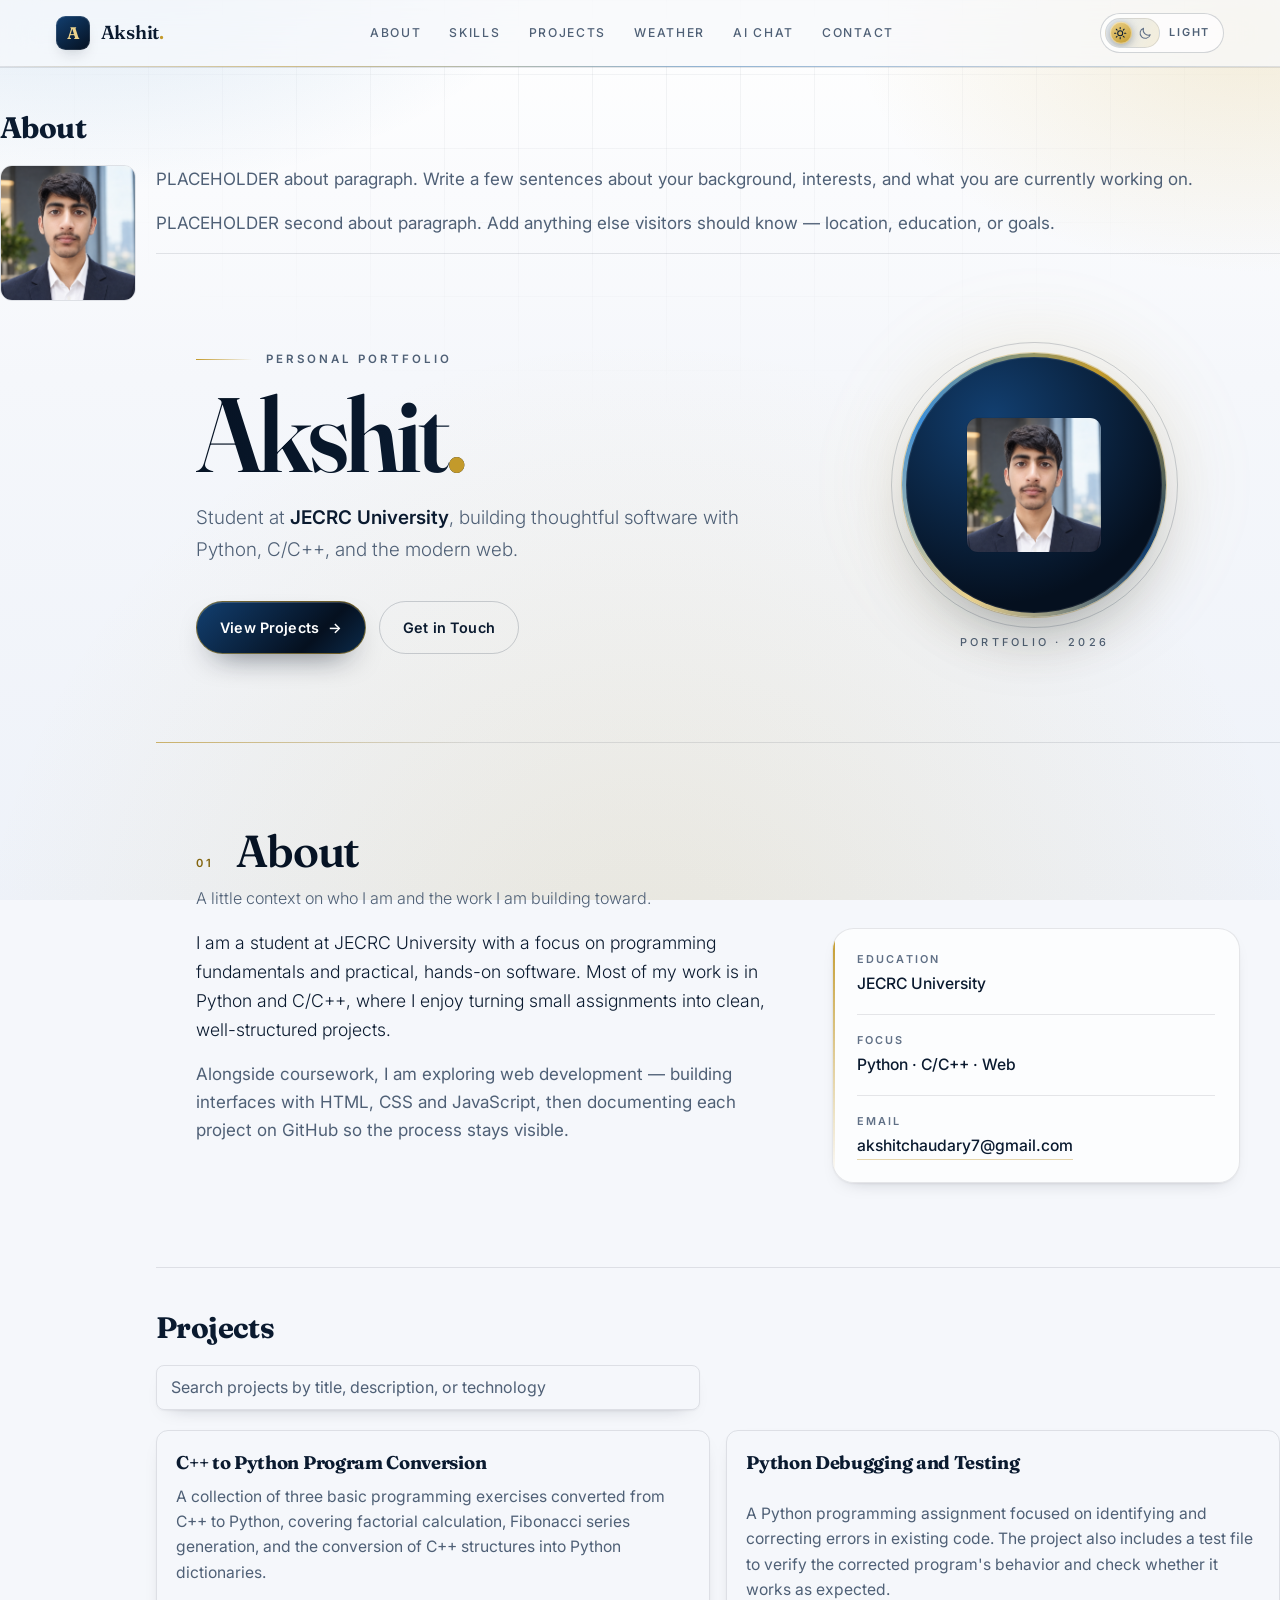
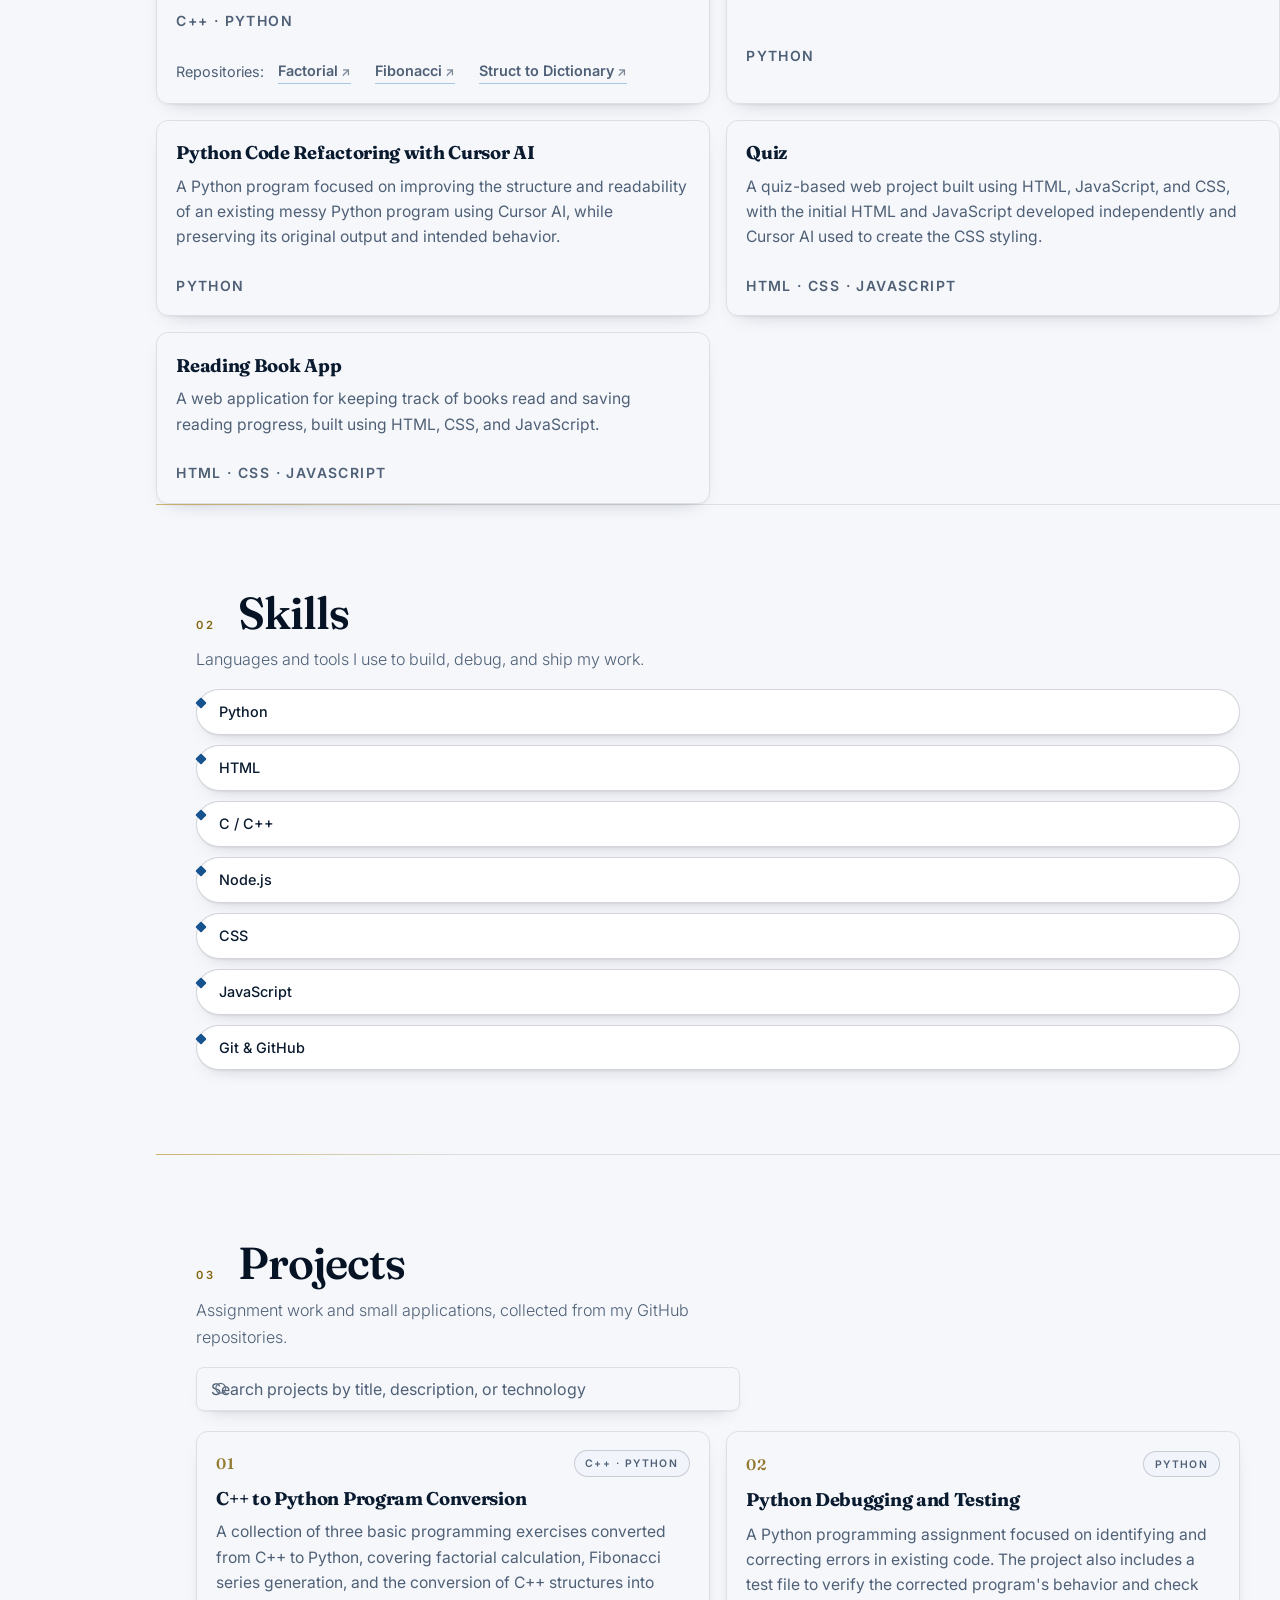
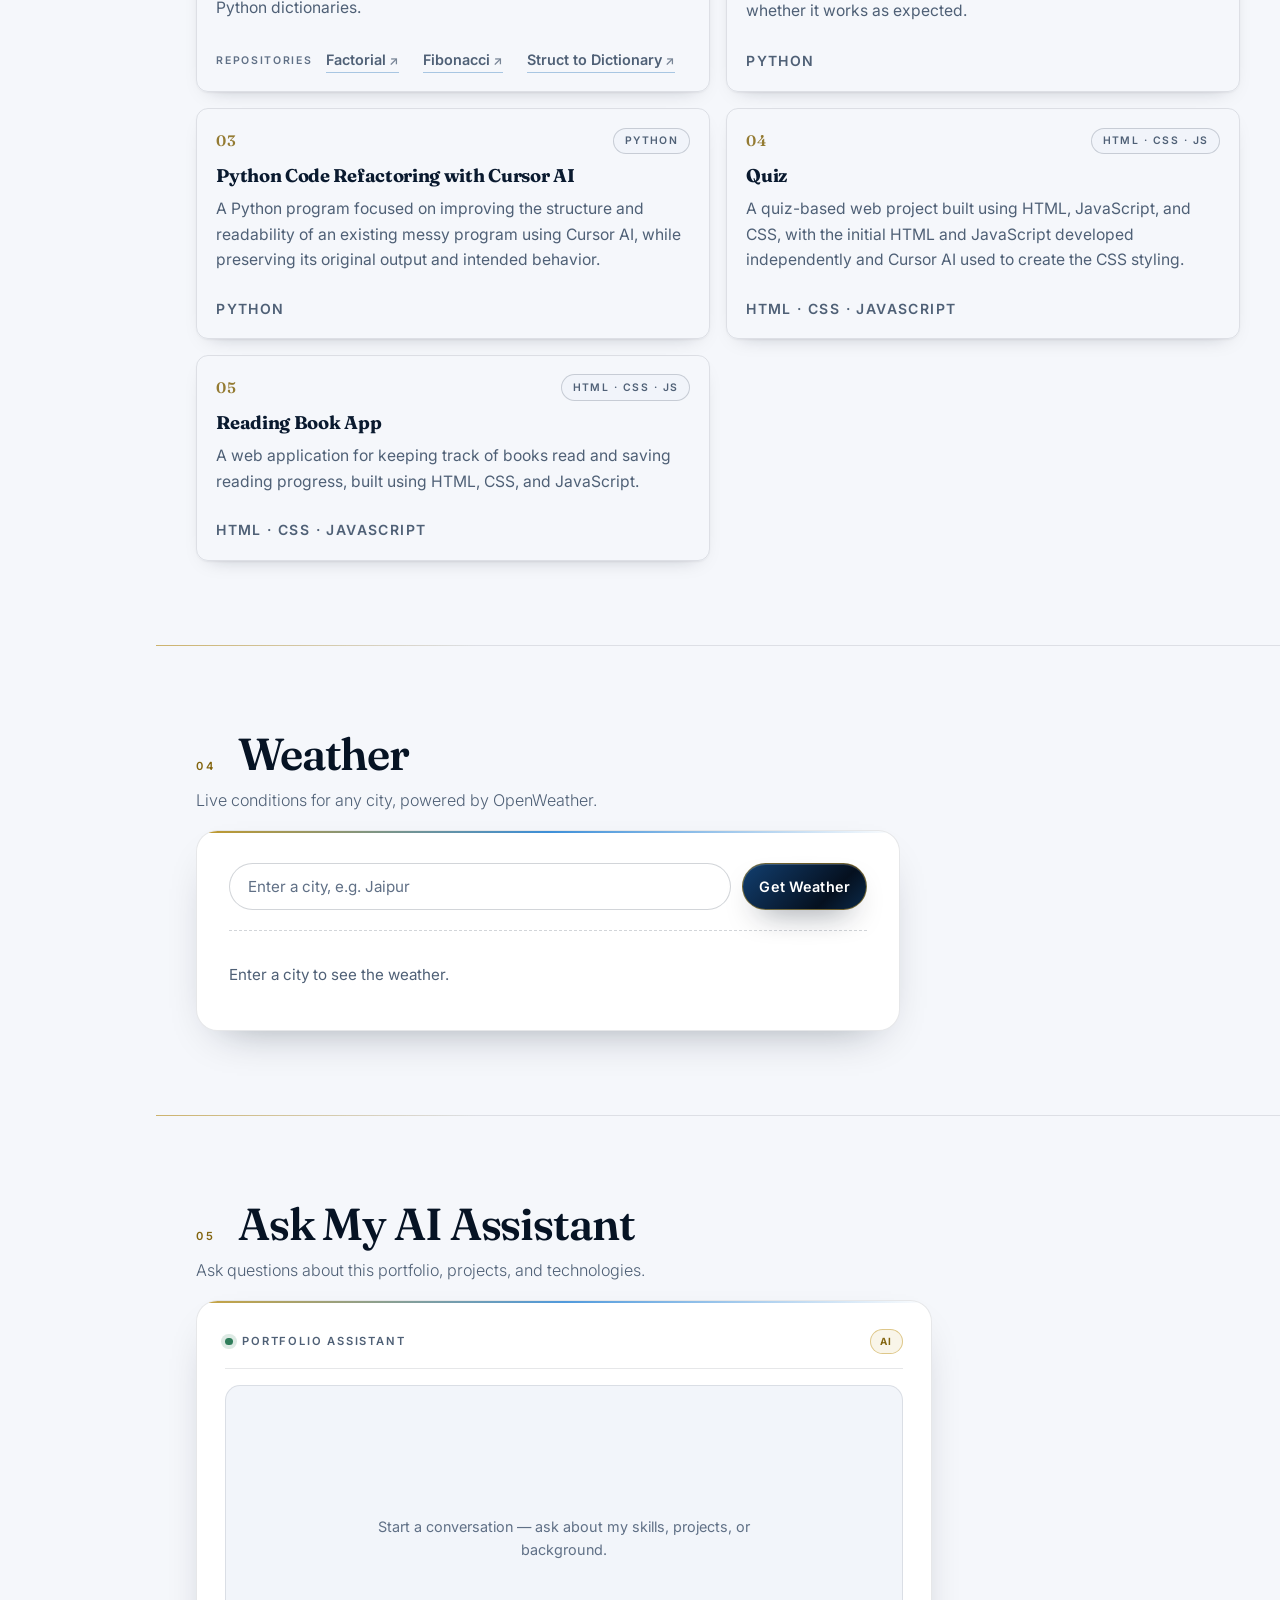
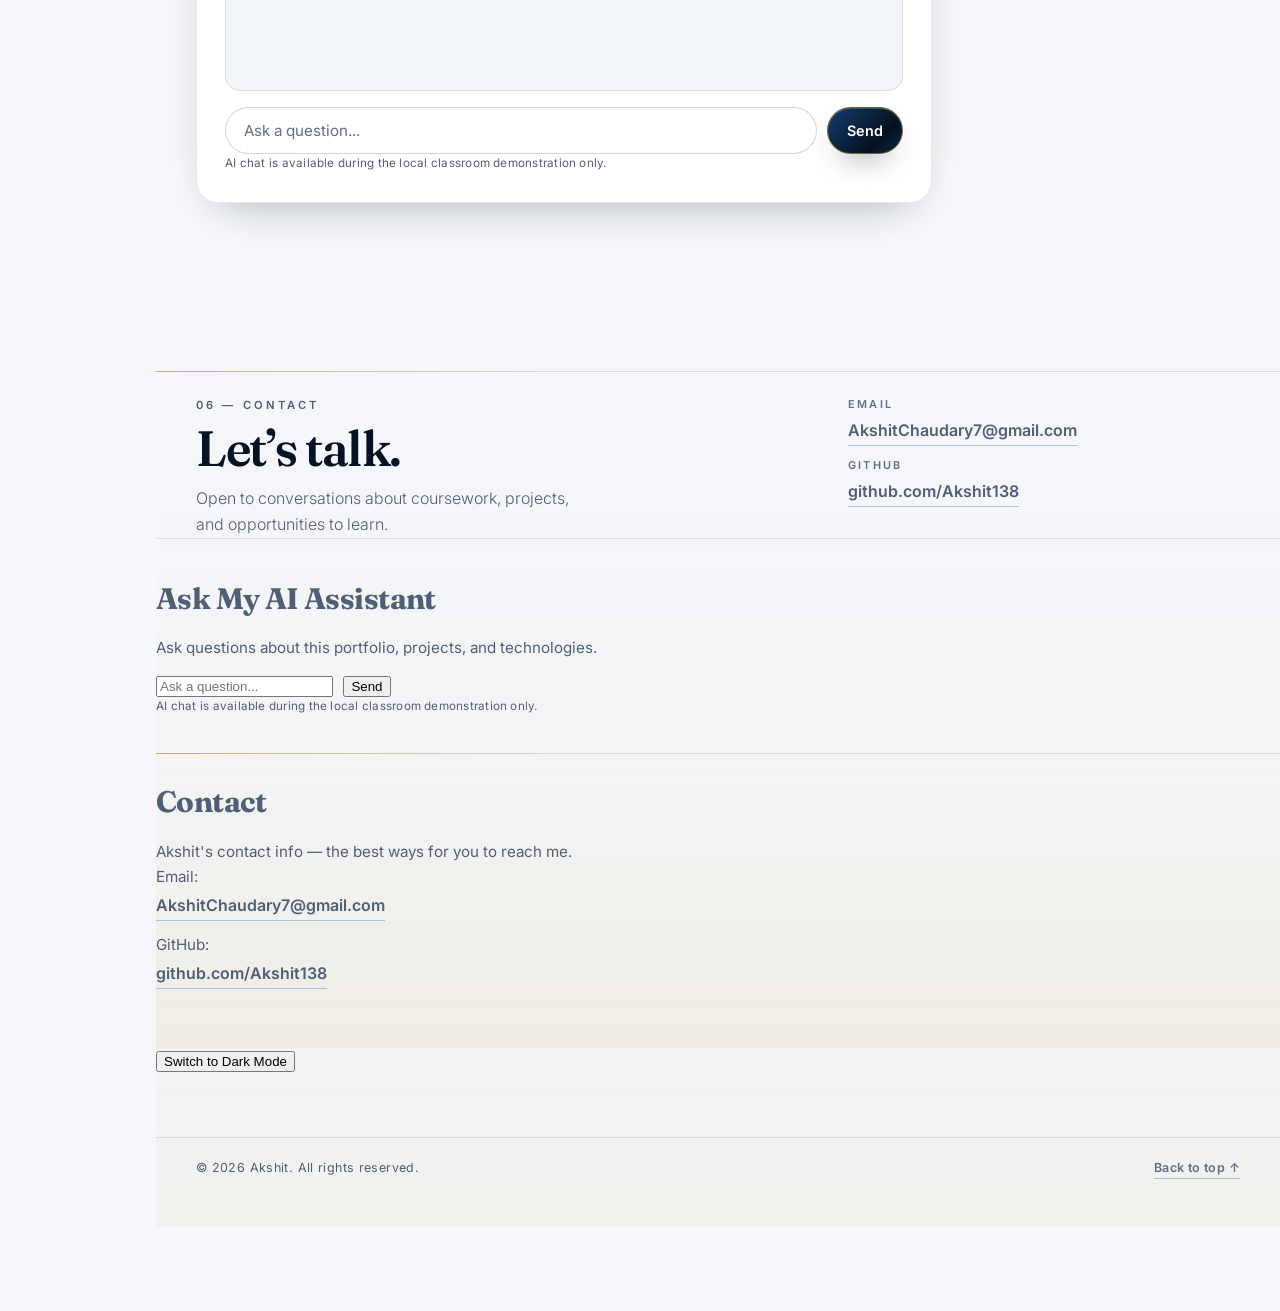
<file: index.html>
<!DOCTYPE html>
<html lang="en" data-theme="light">
<head>
  <meta charset="UTF-8">
  <meta name="viewport" content="width=device-width, initial-scale=1.0">
  <title>Akshit — Personal Profile</title>
  <link rel="preconnect" href="https://fonts.googleapis.com">
  <link rel="preconnect" href="https://fonts.gstatic.com" crossorigin>
  <link href="https://fonts.googleapis.com/css2?family=Figtree:wght@400;500;600&family=Syne:wght@600;700;800&display=swap" rel="stylesheet">
  <link rel="stylesheet" href="style.css">
  <link rel="stylesheet" href="Chatbot.css">
  <meta charset="UTF-8" />
  <meta name="viewport" content="width=device-width, initial-scale=1.0" />
  <meta
    name="description"
    content="Akshit — personal portfolio. Student at JECRC University working with Python, C/C++, and web technologies."
  />
  <meta name="theme-color" content="#f5f7fb" />
  <title>Akshit — Personal Portfolio</title>

  <link rel="preconnect" href="https://fonts.googleapis.com" />
  <link rel="preconnect" href="https://fonts.gstatic.com" crossorigin />
  <link
    href="https://fonts.googleapis.com/css2?family=Fraunces:opsz,wght@9..144,500;9..144,600;9..144,700&family=Inter:wght@300;400;500;600;700&display=swap"
    rel="stylesheet"
  />

  <link rel="stylesheet" href="style.css" />
  <link rel="stylesheet" href="Chatbot.css" />

  <script>
    // Apply the saved theme before paint so the page never flashes the wrong colours.
    (function () {
      try {
        var saved = localStorage.getItem("portfolio-theme");
        var prefersDark = window.matchMedia("(prefers-color-scheme: dark)").matches;
        var theme = saved === "dark" || saved === "light" ? saved : (prefersDark ? "dark" : "light");
        document.documentElement.dataset.theme = theme;
        if ("IntersectionObserver" in window) {
          document.documentElement.classList.add("js");
        }
      } catch (error) {
        /* localStorage may be unavailable — default theme still applies. */
      }
    })();
  </script>
</head>
<body>
  <div class="page-bg" aria-hidden="true"></div>
  <a class="skip-link" href="#main">Skip to content</a>

  <header class="site-header">
    <div class="container site-header__inner">
      <a class="brand" href="#top" aria-label="Akshit — back to top">
        <span class="brand__mark" aria-hidden="true">A</span>
        <span class="brand__text">Akshit<span class="brand__dot">.</span></span>
      </a>

      <nav class="site-nav" aria-label="Primary">
        <a href="#about">About</a>
        <a href="#skills">Skills</a>
        <a href="#projects">Projects</a>
        <a href="#weather">Weather</a>
        <a href="#assistant">AI Chat</a>
        <a href="#contact">Contact</a>
      </nav>

      <button
        class="theme-toggle"
        id="themeToggle"
        type="button"
        aria-pressed="false"
        aria-label="Switch to dark mode"
      >
        <span class="theme-toggle__track" aria-hidden="true">
          <span class="theme-toggle__thumb"></span>
          <span class="theme-toggle__icon theme-toggle__icon--sun">
            <svg viewBox="0 0 24 24" fill="none" stroke="currentColor" stroke-width="1.7" stroke-linecap="round">
              <circle cx="12" cy="12" r="4.1"></circle>
              <path d="M12 2.8v2.1M12 19.1v2.1M2.8 12h2.1M19.1 12h2.1M5.5 5.5l1.5 1.5M17 17l1.5 1.5M18.5 5.5 17 7M7 17l-1.5 1.5"></path>
            </svg>
          </span>
          <span class="theme-toggle__icon theme-toggle__icon--moon">
            <svg viewBox="0 0 24 24" fill="none" stroke="currentColor" stroke-width="1.7" stroke-linecap="round" stroke-linejoin="round">
              <path d="M20.4 14.7A8.6 8.6 0 0 1 9.3 3.6a8.7 8.7 0 1 0 11.1 11.1Z"></path>
            </svg>
          </span>
        </span>
        <span class="theme-toggle__label" id="themeToggleLabel">Light</span>
      </button>
    </div>
  </header>
  <main>
    <section class="about" id="about" aria-labelledby="about-heading">
      <h2 id="about-heading">About</h2>
      <div class="about-layout">
        <img
          class="profile-image"
          src="portfolio.png"
          alt="PLACEHOLDER profile photo of Akshit"
        />
        <div class="about-copy">
          <p>
            PLACEHOLDER about paragraph. Write a few sentences about your background,
            interests, and what you are currently working on.
          </p>
          <p>
            PLACEHOLDER second about paragraph. Add anything else visitors should know —
            location, education, or goals.
          </p>
  <main id="main">
    <section class="hero" id="top" aria-labelledby="hero-title">
      <div class="container hero__grid">
        <div class="hero__copy">
          <p class="eyebrow">
            <span class="eyebrow__line" aria-hidden="true"></span>
            Personal Portfolio
          </p>
          <h1 class="hero__name" id="hero-title">
            Akshit<span class="hero__dot">.</span>
          </h1>
          <p class="hero__lead">
            Student at <strong>JECRC University</strong>, building thoughtful software with
            Python, C/C++, and the modern web.
          </p>
          <div class="hero__actions">
            <a class="btn btn--primary" href="#projects">
              View Projects
              <span class="btn__arrow" aria-hidden="true">&rarr;</span>
            </a>
            <a class="btn btn--ghost" href="mailto:akshitchaudary7@gmail.com">Get in Touch</a>
          </div>
        </div>

        <div class="hero__visual">
          <div class="portrait">
            <div class="portrait__inner">
              <span class="profile-fallback" aria-hidden="true">A</span>
              <img
                class="profile-image"
                src="portfolio.png"
                alt="Portrait of Akshit"
                width="420"
                height="420"
              />
            </div>
          </div>
          <p class="portrait__caption">Portfolio &middot; 2026</p>

        </div>
      </div>
    </section>
    <section class="section about" id="about" aria-labelledby="about-heading" data-reveal>
      <div class="container">
        <div class="section__head">
          <span class="section__index">01</span>
          <h2 class="section__title" id="about-heading">About</h2>
        </div>
        <p class="section__lead">
          A little context on who I am and the work I am building toward.
        </p>

        <div class="about__grid">
          <div class="about__copy">
            <p>
              I am a student at JECRC University with a focus on programming fundamentals and
              practical, hands-on software. Most of my work is in Python and C/C++, where I enjoy
              turning small assignments into clean, well-structured projects.
            </p>
            <p>
              Alongside coursework, I am exploring web development &mdash; building interfaces with
              HTML, CSS and JavaScript, then documenting each project on GitHub so the process stays
              visible.
            </p>
          </div>

          <aside class="about__facts" aria-label="Quick facts">
            <div class="fact">
              <span class="fact__label">Education</span>
              <span class="fact__value">JECRC University</span>
            </div>
            <div class="fact">
              <span class="fact__label">Focus</span>
              <span class="fact__value">Python &middot; C/C++ &middot; Web</span>
            </div>
            <div class="fact">
              <span class="fact__label">Email</span>
              <a class="fact__value fact__link" href="mailto:akshitchaudary7@gmail.com">
                akshitchaudary7@gmail.com
              </a>
            </div>
          </aside>
        </div>
      </div>
    </section>
    <section class="projects" id="projects" aria-labelledby="projects-heading">
      <h2 id="projects-heading">Projects</h2>
      <div class="project-search">
        <label class="visually-hidden" for="projectSearch">Search projects</label>
        <input
          id="projectSearch"
          type="search"
          placeholder="Search projects by title, description, or technology"
          autocomplete="off"
          aria-controls="projects-list"
        />
      </div>
      <p id="projectSearchEmpty" class="project-search-empty" hidden>
        No projects match your search.
      </p>
      <ul id="projects-list" class="projects-list">
        <li class="project-card" data-technologies="C++ Python">
          <h3 class="project-title">
            <a href="https://github.com/Akshit138/python-basics-25bcon1138-factorial.git" target="_blank" rel="noopener noreferrer">
              C++ to Python Program Conversion
            </a>
          </h3>
          <p class="project-description">
            A collection of three basic programming exercises converted from C++ to Python, covering factorial calculation, Fibonacci series generation, and the conversion of C++ structures into Python dictionaries.
          </p>
          <p class="project-tech">C++ · Python</p>
          <p class="project-links">
            Repositories:
            <a href="https://github.com/Akshit138/python-basics-25bcon1138-factorial.git" target="_blank" rel="noopener noreferrer">Factorial</a>
            <a href="https://github.com/Akshit138/python-basics-25bcon1138-fibonacci.git" target="_blank" rel="noopener noreferrer">Fibonacci</a>
            <a href="https://github.com/Akshit138/python-basics-25bcon1138-struct-to--dictionary.git" target="_blank" rel="noopener noreferrer">Struct to Dictionary</a>
          </p>
        </li>
        <li class="project-card" data-technologies="Python">
          <h3 class="project-title">
            <a href="https://github.com/Akshit138/Buggy_Python_Code_25bcon1138.git" target="_blank" rel="noopener noreferrer">
              Python Debugging and Testing
            </a>
          </h3>
          <p class="project-description">
            A Python programming assignment focused on identifying and correcting errors in existing code. The project also includes a test file to verify the corrected program's behavior and check whether it works as expected.
          </p>
          <p class="project-tech">Python</p>
        </li>
        <li class="project-card" data-technologies="Python">
          <h3 class="project-title">
            <a href="https://github.com/Akshit138/Messy_Python_Code_25bcon1138.git" target="_blank" rel="noopener noreferrer">
              Python Code Refactoring with Cursor AI
            </a>
          </h3>
          <p class="project-description">
            A Python program focused on improving the structure and readability of an existing messy Python program using Cursor AI, while preserving its original output and intended behavior.
          </p>
          <p class="project-tech">Python</p>
        </li>
        <li class="project-card" data-technologies="HTML CSS JavaScript">
          <h3 class="project-title">
            <a href="https://github.com/Akshit138/Quiz_25bcon1138.git" target="_blank" rel="noopener noreferrer">
              Quiz
            </a>
          </h3>
          <p class="project-description">
            A quiz-based web project built using HTML, JavaScript, and CSS, with the initial HTML and JavaScript developed independently and Cursor AI used to create the CSS styling.
          </p>
          <p class="project-tech">HTML · CSS · JavaScript</p>
        </li>
        <li class="project-card" data-technologies="HTML CSS JavaScript">
          <h3 class="project-title">
            <a href="https://github.com/Akshit138/Reading_List.git" target="_blank" rel="noopener noreferrer">
              Reading Book App
            </a>
          </h3>
          <p class="project-description">
            A web application for keeping track of books read and saving reading progress, built using HTML, CSS, and JavaScript.
          </p>
          <p class="project-tech">HTML · CSS · JavaScript</p>
        </li>
      </ul>
    <section class="section skills" id="skills" aria-labelledby="skills-heading" data-reveal>
      <div class="container">
        <div class="section__head">
          <span class="section__index">02</span>
          <h2 class="section__title" id="skills-heading">Skills</h2>
        </div>
        <p class="section__lead">Languages and tools I use to build, debug, and ship my work.</p>

        <ul class="skills-list">
          <li>Python</li>
          <li>HTML</li>
          <li>C / C++</li>
          <li>Node.js</li>
          <li>CSS</li>
          <li>JavaScript</li>
          <li>Git &amp; GitHub</li>
        </ul>
      </div>
    </section>

    <section class="section projects" id="projects" aria-labelledby="projects-heading" data-reveal>
      <div class="container">
        <div class="section__head">
          <span class="section__index">03</span>
          <h2 class="section__title" id="projects-heading">Projects</h2>
        </div>
        <p class="section__lead">
          Assignment work and small applications, collected from my GitHub repositories.
        </p>

        <div class="project-search">
          <svg
            class="project-search__icon"
            viewBox="0 0 24 24"
            fill="none"
            stroke="currentColor"
            stroke-width="1.8"
            stroke-linecap="round"
            aria-hidden="true"
          >
            <circle cx="11" cy="11" r="7"></circle>
            <path d="m20 20-3.6-3.6"></path>
          </svg>
          <label class="visually-hidden" for="projectSearch">Search projects</label>
          <input
            id="projectSearch"
            type="search"
            placeholder="Search projects by title, description, or technology"
            autocomplete="off"
            aria-controls="projects-list"
          />
        </div>

        <p id="projectSearchEmpty" class="project-search-empty" hidden>
          No projects match your search.
        </p>

        <ul id="projects-list" class="projects-list">
          <li class="project-card" data-technologies="C++ Python">
            <div class="project-card__top">
              <span class="project-card__index" aria-hidden="true">01</span>
              <span class="project-card__badge">C++ &middot; Python</span>
            </div>
            <h3 class="project-title">
              <a
                href="https://github.com/Akshit138/python-basics-25bcon1138-factorial.git"
                target="_blank"
                rel="noopener noreferrer"
              >
                C++ to Python Program Conversion
              </a>
            </h3>
            <p class="project-description">
              A collection of three basic programming exercises converted from C++ to Python,
              covering factorial calculation, Fibonacci series generation, and the conversion of
              C++ structures into Python dictionaries.
            </p>
            <p class="project-links">
              <span class="project-links__label">Repositories</span>
              <a
                href="https://github.com/Akshit138/python-basics-25bcon1138-factorial.git"
                target="_blank"
                rel="noopener noreferrer"
              >Factorial</a>
              <a
                href="https://github.com/Akshit138/python-basics-25bcon1138-fibonacci.git"
                target="_blank"
                rel="noopener noreferrer"
              >Fibonacci</a>
              <a
                href="https://github.com/Akshit138/python-basics-25bcon1138-struct-to--dictionary.git"
                target="_blank"
                rel="noopener noreferrer"
              >Struct to Dictionary</a>
            </p>
          </li>

          <li class="project-card" data-technologies="Python">
            <div class="project-card__top">
              <span class="project-card__index" aria-hidden="true">02</span>
              <span class="project-card__badge">Python</span>
            </div>
            <h3 class="project-title">
              <a
                href="https://github.com/Akshit138/Buggy_Python_Code_25bcon1138.git"
                target="_blank"
                rel="noopener noreferrer"
              >
                Python Debugging and Testing
              </a>
            </h3>
            <p class="project-description">
              A Python programming assignment focused on identifying and correcting errors in
              existing code. The project also includes a test file to verify the corrected
              program's behavior and check whether it works as expected.
            </p>
            <p class="project-tech">Python</p>
          </li>

          <li class="project-card" data-technologies="Python">
            <div class="project-card__top">
              <span class="project-card__index" aria-hidden="true">03</span>
              <span class="project-card__badge">Python</span>
            </div>
            <h3 class="project-title">
              <a
                href="https://github.com/Akshit138/Messy_Python_Code_25bcon1138.git"
                target="_blank"
                rel="noopener noreferrer"
              >
                Python Code Refactoring with Cursor AI
              </a>
            </h3>
            <p class="project-description">
              A Python program focused on improving the structure and readability of an existing
              messy program using Cursor AI, while preserving its original output and intended
              behavior.
            </p>
            <p class="project-tech">Python</p>
          </li>

          <li class="project-card" data-technologies="HTML CSS JavaScript">
            <div class="project-card__top">
              <span class="project-card__index" aria-hidden="true">04</span>
              <span class="project-card__badge">HTML &middot; CSS &middot; JS</span>
            </div>
            <h3 class="project-title">
              <a
                href="https://github.com/Akshit138/Quiz_25bcon1138.git"
                target="_blank"
                rel="noopener noreferrer"
              >
                Quiz
              </a>
            </h3>
            <p class="project-description">
              A quiz-based web project built using HTML, JavaScript, and CSS, with the initial HTML
              and JavaScript developed independently and Cursor AI used to create the CSS styling.
            </p>
            <p class="project-tech">HTML &middot; CSS &middot; JavaScript</p>
          </li>

          <li class="project-card" data-technologies="HTML CSS JavaScript">
            <div class="project-card__top">
              <span class="project-card__index" aria-hidden="true">05</span>
              <span class="project-card__badge">HTML &middot; CSS &middot; JS</span>
            </div>
            <h3 class="project-title">
              <a
                href="https://github.com/Akshit138/Reading_List.git"
                target="_blank"
                rel="noopener noreferrer"
              >
                Reading Book App
              </a>
            </h3>
            <p class="project-description">
              A web application for keeping track of books read and saving reading progress, built
              using HTML, CSS, and JavaScript.
            </p>
            <p class="project-tech">HTML &middot; CSS &middot; JavaScript</p>
          </li>
        </ul>
      </div>
    </section>

    <section class="section weather" id="weather" aria-labelledby="weather-heading" data-reveal>
      <div class="container">
        <div class="section__head">
          <span class="section__index">04</span>
          <h2 class="section__title" id="weather-heading">Weather</h2>
        </div>
        <p class="section__lead">Live conditions for any city, powered by OpenWeather.</p>

        <div class="weather__panel">
          <form class="weather__form" id="weatherForm">
            <label class="visually-hidden" for="cityInput">City name</label>
            <input
              type="text"
              id="cityInput"
              placeholder="Enter a city, e.g. Jaipur"
              autocomplete="off"
            />
            <button id="weatherButton" class="btn btn--primary" type="submit">Get Weather</button>
          </form>

          <div id="weatherResult" class="weather__result" aria-live="polite">
            Enter a city to see the weather.
          </div>
        </div>
      </div>
    </section>

    <section class="section ai-chat" id="assistant" aria-labelledby="assistant-heading" data-reveal>
      <div class="container">
        <div class="section__head">
          <span class="section__index">05</span>
          <h2 class="section__title" id="assistant-heading">Ask My AI Assistant</h2>
        </div>
        <p class="section__lead">Ask questions about this portfolio, projects, and technologies.</p>

        <div class="ai-chat__panel">
          <div class="ai-chat__bar">
            <span class="ai-chat__dot" aria-hidden="true"></span>
            <span>Portfolio Assistant</span>
            <span class="ai-chat__badge">AI</span>
          </div>

          <div
            id="chatMessages"
            class="chat-messages"
            role="log"
            aria-live="polite"
            aria-label="Chat conversation"
          ></div>

          <form class="chat-controls" id="chatForm">
            <label class="visually-hidden" for="chatInput">Your message</label>
            <input
              type="text"
              id="chatInput"
              placeholder="Ask a question..."
              autocomplete="off"
            />
            <button id="chatSend" class="btn btn--primary" type="submit">Send</button>
          </form>

          <p id="chatStatus" class="chat-status" role="status"></p>
          <p class="chat-note">
            AI chat is available during the local classroom demonstration only.
          </p>
        </div>
      </div>
    </section>
  </main>

  <footer class="site-footer" id="contact" data-reveal>
    <div class="container site-footer__grid">
      <div class="site-footer__intro">
        <p class="section__index">06 &mdash; Contact</p>
        <h2 class="site-footer__title">Let&rsquo;s talk.</h2>
        <p class="site-footer__lead">
          Open to conversations about coursework, projects, and opportunities to learn.
        </p>
      </div>

      <ul class="contact-list">
        <li>
          <span>Email</span>
          <a href="mailto:akshitchaudary7@gmail.com">AkshitChaudary7@gmail.com</a>
        </li>
        <li>
          <span>GitHub</span>
          <a href="https://github.com/Akshit138" target="_blank" rel="noopener noreferrer">
            github.com/Akshit138
          </a>
        </li>
      </ul>
    </div>
<section id="aiChatSection" class="ai-chat">
  <h2>Ask My AI Assistant</h2>

  <p>
    Ask questions about this portfolio,
    projects, and technologies.
  </p>

  <div
    id="chatMessages"
    aria-live="polite"
  ></div>

  <div class="chat-controls">
    <input
      type="text"
      id="userInput"
      placeholder="Ask a question..."
    />

    <button id="sendButton" type="button">
      Send
    </button>
  </div>

  <p id="chatStatus" role="status"></p>

  <p class="chat-note">
    AI chat is available during the local
    classroom demonstration only.
  </p>
</section>

  <footer class="site-footer" id="contact">
    <h2>Contact</h2>
    <p class="section-lead">Akshit's contact info — the best ways for you to reach me.</p>
    <ul class="contact-list">
      <li>
        Email:
        <a href="mailto:akshitchaudary7@gmail.com">AkshitChaudary7@gmail.com</a>
      </li>
      <li>
        GitHub:
        <a href="https://github.com/Akshit138" target="_blank" rel="noopener noreferrer">github.com/Akshit138</a>
      </li>
      <li>
      </li>
    </ul>
  </footer>
  <button id="themeToggle">Switch to Dark Mode</button>
    <div class="container site-footer__meta">
      <p>&copy; <span id="year">2026</span> Akshit. All rights reserved.</p>
      <a class="to-top" href="#top">Back to top <span aria-hidden="true">&uarr;</span></a>
    </div>
  </footer>
  <script src="Config.js"></script>
  <script src="script.js"></script>
  <script src="Chatbot.js"></script>
</body>
</html>
</file>
<file: style.css>
/* ==========================================================================
   Akshit — Personal Portfolio
   Palette: deep navy / azure blue / champagne gold / white
   ========================================================================== */

:root {
  color-scheme: light;

  --font-display: "Fraunces", "Playfair Display", Georgia, "Times New Roman", serif;
  --font-body: "Inter", "Segoe UI", system-ui, -apple-system, sans-serif;

  --max: 78rem;
  --space: clamp(1.25rem, 4vw, 2.5rem);

  --bg: #f5f7fb;
  --header-bg: rgba(247, 248, 251, 0.74);
  --surface: #ffffff;
  --surface-glass: rgba(255, 255, 255, 0.72);
  --surface-muted: #f1f4fa;
  --chat-bg: #f2f5fa;
  --field-bg: #ffffff;

  --ink: #0a1a2f;
  --ink-strong: #061324;
  --ink-soft: #4f6076;
  --ink-faint: #607086;

  --blue-950: #05101f;
  --blue-900: #071a33;
  --blue-800: #0b2a4a;
  --blue-700: #123f70;
  --blue-600: #17538f;
  --blue-500: #1f6fb8;
  --blue-400: #3d8fd8;
  --blue-200: #b9d8f5;

  --gold-700: #83650f;
  --gold-600: #a17c16;
  --gold-500: #c39a2b;
  --gold-400: #dcb85a;
  --gold-300: #ecd28c;
  --gold-200: #f6e7bd;

  --accent: var(--blue-600);
  --accent-strong: var(--blue-700);
  --accent-soft: rgba(23, 83, 143, 0.1);
  --gold: var(--gold-500);
  --gold-ink: var(--gold-700);

  --line: rgba(10, 26, 47, 0.1);
  --line-strong: rgba(10, 26, 47, 0.18);
  --danger: #b3261e;
  --success: #2f7d5a;

  --shadow-sm: 0 1px 2px rgba(6, 19, 36, 0.05), 0 8px 20px -14px rgba(6, 19, 36, 0.35);
  --shadow-md: 0 18px 44px -26px rgba(6, 19, 36, 0.45);
  --shadow-lg: 0 34px 70px -36px rgba(6, 19, 36, 0.5);
  --ring-gold: 0 0 0 1px rgba(195, 154, 43, 0.4), 0 0 0 5px rgba(195, 154, 43, 0.14);

  --radius-sm: 0.6rem;
  --radius-md: 0.95rem;
  --radius-lg: 1.35rem;

  --ease: cubic-bezier(0.22, 1, 0.36, 1);
}

:root[data-theme="dark"] {
  color-scheme: dark;

  --bg: #060d18;
  --header-bg: rgba(6, 13, 24, 0.72);
  --surface: #0b1625;
  --surface-glass: rgba(11, 22, 37, 0.72);
  --surface-muted: #101d30;
  --chat-bg: #08111f;
  --field-bg: #0e1a2b;

  --ink: #eef4fb;
  --ink-strong: #ffffff;
  --ink-soft: #a3b5cb;
  --ink-faint: #7b8da4;

  --accent: #8ec4f4;
  --accent-strong: #b6dcff;
  --accent-soft: rgba(142, 196, 244, 0.12);
  --gold: var(--gold-400);
  --gold-ink: var(--gold-300);

  --line: rgba(255, 255, 255, 0.09);
  --line-strong: rgba(255, 255, 255, 0.16);
  --danger: #ff9e93;
  --success: #5bd6a4;

  --shadow-sm: 0 1px 2px rgba(0, 0, 0, 0.5), 0 10px 26px -18px rgba(0, 0, 0, 0.8);
  --shadow-md: 0 20px 48px -28px rgba(0, 0, 0, 0.9);
  --shadow-lg: 0 36px 80px -38px rgba(0, 0, 0, 0.95);
  --ring-gold: 0 0 0 1px rgba(220, 184, 90, 0.5), 0 0 0 5px rgba(220, 184, 90, 0.14);
}

/* --------------------------------------------------------------------------
   Base
   -------------------------------------------------------------------------- */

*,
*::before,
*::after {
  box-sizing: border-box;
}

html {
  scroll-behavior: smooth;
  scroll-padding-top: 6.5rem;
  -webkit-text-size-adjust: 100%;
}

body {
  margin: 0;
  min-height: 100vh;
  overflow-x: hidden;
  font-family: var(--font-body);
  font-size: 1.0625rem;
  line-height: 1.65;
  color: var(--ink);
  background-color: var(--bg);
  -webkit-font-smoothing: antialiased;
  -moz-osx-font-smoothing: grayscale;
  text-rendering: optimizeLegibility;
  transition: background-color 0.45s var(--ease), color 0.45s var(--ease);
}

img {
  display: block;
  max-width: 100%;
}

a {
  color: var(--accent-strong);
  text-decoration: none;
}

p {
  margin: 0;
}

::selection {
  background: rgba(195, 154, 43, 0.28);
  color: var(--ink-strong);
}

:focus-visible {
  outline: 2px solid var(--gold);
  outline-offset: 3px;
  border-radius: 4px;
}

* {
  scrollbar-width: thin;
  scrollbar-color: var(--line-strong) transparent;
}

::-webkit-scrollbar {
  width: 10px;
  height: 10px;
}

::-webkit-scrollbar-thumb {
  background: var(--line-strong);
  background-clip: content-box;
  border: 3px solid transparent;
  border-radius: 999px;
}

::-webkit-scrollbar-track {
  background: transparent;
}

/* --------------------------------------------------------------------------
   Background
   -------------------------------------------------------------------------- */

.page-bg {
  position: fixed;
  inset: 0;
  z-index: -2;
  overflow: hidden;
  pointer-events: none;
  background:
    radial-gradient(ellipse 62% 48% at 6% -8%, rgba(31, 111, 184, 0.17), transparent 62%),
    radial-gradient(ellipse 52% 44% at 98% 4%, rgba(195, 154, 43, 0.17), transparent 60%),
    linear-gradient(180deg, #ffffff 0%, #f5f7fb 42%, #eef2f9 100%);
  transition: background 0.45s var(--ease);
}

.page-bg::before {
  content: "";
  position: absolute;
  inset: 0;
  background-image:
    linear-gradient(var(--line) 1px, transparent 1px),
    linear-gradient(90deg, var(--line) 1px, transparent 1px);
  background-size: 74px 74px;
  -webkit-mask-image: radial-gradient(ellipse 70% 62% at 50% 0%, #000 12%, transparent 76%);
  mask-image: radial-gradient(ellipse 70% 62% at 50% 0%, #000 12%, transparent 76%);
  opacity: 0.5;
}

.page-bg::after {
  content: "";
  position: absolute;
  inset: 0;
  background: radial-gradient(circle at 50% 112%, rgba(195, 154, 43, 0.14), transparent 56%);
}

:root[data-theme="dark"] .page-bg {
  background:
    radial-gradient(ellipse 62% 48% at 6% -8%, rgba(31, 111, 184, 0.26), transparent 62%),
    radial-gradient(ellipse 52% 44% at 98% 4%, rgba(195, 154, 43, 0.16), transparent 60%),
    linear-gradient(180deg, #050b14 0%, #08111f 45%, #060d18 100%);
}

:root[data-theme="dark"] .page-bg::after {
  background: radial-gradient(circle at 50% 112%, rgba(195, 154, 43, 0.1), transparent 56%);
}

/* --------------------------------------------------------------------------
   Layout helpers
   -------------------------------------------------------------------------- */

.container {
  width: 100%;
  max-width: var(--max);
  margin-inline: auto;
  padding-inline: var(--space);
}

.visually-hidden {
  position: absolute;
  width: 1px;
  height: 1px;
  padding: 0;
  margin: -1px;
  overflow: hidden;
  clip: rect(0, 0, 0, 0);
  white-space: nowrap;
  border: 0;
}

.skip-link {
  position: fixed;
  top: 0.75rem;
  left: 0.75rem;
  z-index: 100;
  padding: 0.6rem 1rem;
  border-radius: 999px;
  background: var(--blue-900);
  color: #fff;
  font-size: 0.85rem;
  font-weight: 600;
  transform: translateY(-160%);
  transition: transform 0.25s var(--ease);
}

.skip-link:focus-visible {
  transform: translateY(0);
}

/* --------------------------------------------------------------------------
   Header
   -------------------------------------------------------------------------- */

.site-header {
  position: sticky;
  top: 0;
  z-index: 50;
  background: var(--header-bg);
  border-bottom: 1px solid var(--line);
  -webkit-backdrop-filter: blur(18px) saturate(150%);
  backdrop-filter: blur(18px) saturate(150%);
  transition: background-color 0.45s var(--ease), border-color 0.45s var(--ease);
}

.site-header::after {
  content: "";
  position: absolute;
  left: 0;
  right: 0;
  bottom: -1px;
  height: 1px;
  background: linear-gradient(
    90deg,
    transparent 0%,
    rgba(195, 154, 43, 0.55) 22%,
    rgba(31, 111, 184, 0.45) 55%,
    transparent 100%
  );
  opacity: 0.9;
}

.site-header__inner {
  display: flex;
  align-items: center;
  gap: clamp(1rem, 3vw, 2.5rem);
  padding-block: 0.8rem;
}

.brand {
  display: inline-flex;
  align-items: center;
  gap: 0.65rem;
  flex-shrink: 0;
  color: var(--ink);
}

.brand__mark {
  display: grid;
  place-items: center;
  width: 2.15rem;
  height: 2.15rem;
  border-radius: 0.6rem;
  background: linear-gradient(145deg, var(--blue-700), var(--blue-950));
  color: var(--gold-300);
  font-family: var(--font-display);
  font-size: 1.05rem;
  font-weight: 700;
  line-height: 1;
  box-shadow:
    inset 0 0 0 1px rgba(255, 255, 255, 0.12),
    0 8px 18px -12px rgba(5, 16, 31, 0.9);
  transition: transform 0.35s var(--ease), box-shadow 0.35s var(--ease);
}

.brand:hover .brand__mark {
  transform: rotate(-4deg) scale(1.04);
  box-shadow:
    inset 0 0 0 1px rgba(255, 255, 255, 0.16),
    0 0 0 1px rgba(195, 154, 43, 0.5),
    0 10px 22px -12px rgba(5, 16, 31, 0.95);
}

.brand__text {
  font-family: var(--font-display);
  font-size: 1.18rem;
  font-weight: 600;
  letter-spacing: -0.015em;
}

.brand__dot {
  color: var(--gold);
}

.site-nav {
  display: flex;
  align-items: center;
  gap: clamp(0.85rem, 2.2vw, 1.75rem);
  margin-inline: auto;
}

.site-nav a {
  position: relative;
  padding: 0.35rem 0;
  color: var(--ink-soft);
  font-size: 0.76rem;
  font-weight: 500;
  letter-spacing: 0.14em;
  text-transform: uppercase;
  white-space: nowrap;
  transition: color 0.25s ease;
}

.site-nav a::after {
  content: "";
  position: absolute;
  left: 0;
  right: 0;
  bottom: 0;
  height: 1.5px;
  border-radius: 2px;
  background: linear-gradient(90deg, var(--gold), var(--blue-400));
  transform: scaleX(0);
  transform-origin: left;
  transition: transform 0.35s var(--ease);
}

.site-nav a:hover,
.site-nav a:focus-visible,
.site-nav a[aria-current="true"] {
  color: var(--ink);
}

.site-nav a:hover::after,
.site-nav a:focus-visible::after,
.site-nav a[aria-current="true"]::after {
  transform: scaleX(1);
}

.site-nav a:focus-visible {
  outline: none;
}

/* --------------------------------------------------------------------------
   Theme toggle
   -------------------------------------------------------------------------- */

.theme-toggle {
  display: inline-flex;
  align-items: center;
  gap: 0.6rem;
  flex-shrink: 0;
  padding: 0.28rem 0.7rem 0.28rem 0.28rem;
  border: 1px solid var(--line-strong);
  border-radius: 999px;
  background: var(--surface-glass);
  color: var(--ink-soft);
  font: inherit;
  cursor: pointer;
  transition:
    transform 0.3s var(--ease),
    border-color 0.3s ease,
    color 0.3s ease,
    box-shadow 0.3s ease,
    background-color 0.45s var(--ease);
}

.theme-toggle:hover {
  transform: translateY(-1px);
  border-color: rgba(195, 154, 43, 0.55);
  color: var(--ink);
  box-shadow: 0 12px 28px -20px rgba(6, 19, 36, 0.7);
}

.theme-toggle:active {
  transform: translateY(0) scale(0.985);
}

.theme-toggle:focus-visible {
  outline: none;
  box-shadow: var(--ring-gold);
}

.theme-toggle__track {
  position: relative;
  display: flex;
  align-items: center;
  justify-content: space-between;
  width: 3.4rem;
  height: 1.85rem;
  padding: 0 0.4rem;
  border: 1px solid var(--line);
  border-radius: 999px;
  background: linear-gradient(120deg, var(--accent-soft), rgba(195, 154, 43, 0.16));
  overflow: hidden;
  transition: background 0.45s var(--ease), border-color 0.45s var(--ease);
}

.theme-toggle__thumb {
  position: absolute;
  top: 50%;
  left: 0.22rem;
  z-index: 0;
  width: 1.4rem;
  height: 1.4rem;
  border-radius: 50%;
  background: linear-gradient(150deg, var(--gold-300), var(--gold-500));
  box-shadow:
    0 2px 8px rgba(6, 19, 36, 0.35),
    inset 0 0 0 1px rgba(255, 255, 255, 0.4);
  transform: translate(0, -50%);
  transition: transform 0.45s var(--ease), background 0.3s ease, box-shadow 0.3s ease;
}

:root[data-theme="dark"] .theme-toggle__thumb {
  transform: translate(1.55rem, -50%);
}

.theme-toggle:hover .theme-toggle__thumb {
  box-shadow:
    0 2px 10px rgba(6, 19, 36, 0.4),
    0 0 12px rgba(220, 184, 90, 0.65),
    inset 0 0 0 1px rgba(255, 255, 255, 0.45);
}

.theme-toggle__icon {
  position: relative;
  z-index: 1;
  display: grid;
  place-items: center;
  width: 0.9rem;
  height: 0.9rem;
  color: var(--ink-faint);
  transition: color 0.3s ease, transform 0.45s var(--ease);
}

.theme-toggle__icon svg {
  width: 100%;
  height: 100%;
}

:root[data-theme="light"] .theme-toggle__icon--sun,
:root[data-theme="dark"] .theme-toggle__icon--moon {
  color: var(--blue-900);
  transform: scale(1.02);
}

.theme-toggle__label {
  min-width: 2.65rem;
  font-size: 0.68rem;
  font-weight: 600;
  letter-spacing: 0.16em;
  text-transform: uppercase;
  text-align: left;
}

/* --------------------------------------------------------------------------
   Hero
   -------------------------------------------------------------------------- */

.hero {
  position: relative;
  padding-block: clamp(2.75rem, 8vw, 6rem) clamp(3rem, 8vw, 5.5rem);
}

.hero__grid {
  display: grid;
  grid-template-columns: minmax(0, 1.15fr) minmax(0, 0.85fr);
  gap: clamp(2rem, 6vw, 5rem);
  align-items: center;
}

.eyebrow {
  display: flex;
  align-items: center;
  gap: 0.85rem;
  margin: 0 0 0.9rem;
  color: var(--gold-ink);
  font-size: 0.72rem;
  font-weight: 600;
  letter-spacing: 0.26em;
  text-transform: uppercase;
}

.eyebrow__line {
  display: inline-block;
  width: clamp(2rem, 5vw, 3.5rem);
  height: 1px;
  background: linear-gradient(90deg, var(--gold), transparent);
}

.hero__name {
  margin: 0 0 1.1rem;
  font-family: var(--font-display);
  font-size: clamp(3.4rem, 10vw, 6.6rem);
  font-weight: 600;
  line-height: 0.94;
  letter-spacing: -0.04em;
  background: linear-gradient(112deg, var(--ink-strong) 0%, var(--ink) 46%, var(--gold-ink) 104%);
  -webkit-background-clip: text;
  background-clip: text;
  color: transparent;
  -webkit-text-fill-color: transparent;
}

.hero__dot {
  color: var(--gold);
  -webkit-text-fill-color: var(--gold);
}

.hero__lead {
  max-width: 46ch;
  color: var(--ink-soft);
  font-size: clamp(1.04rem, 1.5vw, 1.18rem);
  font-weight: 300;
  line-height: 1.7;
}

.hero__lead strong {
  color: var(--ink);
  font-weight: 600;
}

.hero__actions {
  display: flex;
  flex-wrap: wrap;
  gap: 0.8rem;
  margin-top: clamp(1.6rem, 3vw, 2.2rem);
}

/* Buttons ------------------------------------------------------------------ */

.btn {
  position: relative;
  display: inline-flex;
  align-items: center;
  justify-content: center;
  gap: 0.55rem;
  overflow: hidden;
  padding: 0.85rem 1.45rem;
  border: 1px solid transparent;
  border-radius: 999px;
  font-family: var(--font-body);
  font-size: 0.9rem;
  font-weight: 600;
  letter-spacing: 0.01em;
  text-decoration: none;
  cursor: pointer;
  transition:
    transform 0.28s var(--ease),
    box-shadow 0.28s ease,
    background-color 0.28s ease,
    border-color 0.28s ease,
    color 0.28s ease;
}

.btn--primary {
  border-color: rgba(195, 154, 43, 0.55);
  background: linear-gradient(135deg, var(--blue-700), var(--blue-950) 70%, var(--blue-800));
  color: #ffffff;
  box-shadow:
    0 14px 32px -18px rgba(5, 16, 31, 0.9),
    inset 0 1px 0 rgba(255, 255, 255, 0.18);
}

.btn--primary::after {
  content: "";
  position: absolute;
  inset: 0;
  background: linear-gradient(100deg, transparent 18%, rgba(255, 255, 255, 0.3) 45%, transparent 62%);
  transform: translateX(-130%);
  transition: transform 0.75s var(--ease);
}

.btn--primary:hover {
  transform: translateY(-2px);
  box-shadow:
    0 20px 40px -18px rgba(5, 16, 31, 0.95),
    0 0 0 1px rgba(195, 154, 43, 0.55),
    inset 0 1px 0 rgba(255, 255, 255, 0.22);
}

.btn--primary:hover::after {
  transform: translateX(130%);
}

.btn--ghost {
  border-color: var(--line-strong);
  background: transparent;
  color: var(--ink);
}

.btn--ghost:hover {
  transform: translateY(-2px);
  border-color: rgba(195, 154, 43, 0.6);
  background: rgba(195, 154, 43, 0.08);
  color: var(--gold-ink);
}

.btn:active {
  transform: translateY(0) scale(0.99);
}

.btn:disabled {
  cursor: not-allowed;
  opacity: 0.6;
  transform: none;
  box-shadow: none;
}

.btn__arrow {
  transition: transform 0.3s var(--ease);
}

.btn:hover .btn__arrow {
  transform: translateX(3px);
}

/* Hero portrait ------------------------------------------------------------ */

.hero__visual {
  position: relative;
  display: grid;
  justify-items: center;
  gap: 1.05rem;
}

.hero__visual::before {
  content: "";
  position: absolute;
  top: 50%;
  left: 50%;
  z-index: 0;
  width: min(26rem, 96%);
  aspect-ratio: 1;
  border-radius: 50%;
  background: radial-gradient(circle, rgba(195, 154, 43, 0.26), transparent 66%);
  filter: blur(28px);
  transform: translate(-50%, -55%);
}

.portrait {
  position: relative;
  z-index: 1;
  width: clamp(11rem, 25vw, 16.5rem);
  aspect-ratio: 1;
  padding: 4px;
  border-radius: 50%;
  background: conic-gradient(
    from 210deg,
    var(--gold-300),
    var(--blue-400),
    var(--gold-500),
    var(--blue-700),
    var(--gold-300)
  );
  box-shadow:
    var(--shadow-lg),
    0 0 0 1px rgba(195, 154, 43, 0.35);
}

.portrait::after {
  content: "";
  position: absolute;
  inset: -0.7rem;
  border: 1px solid var(--line-strong);
  border-radius: 50%;
  pointer-events: none;
}

.portrait__inner {
  position: relative;
  display: grid;
  place-items: center;
  width: 100%;
  height: 100%;
  overflow: hidden;
  border-radius: 50%;
  background: radial-gradient(circle at 34% 24%, var(--blue-700), var(--blue-950) 72%);
  box-shadow: inset 0 0 0 1px rgba(255, 255, 255, 0.09);
}

.profile-fallback {
  position: absolute;
  z-index: 0;
  color: var(--gold-300);
  font-family: var(--font-display);
  font-size: clamp(3.4rem, 8vw, 5rem);
  font-weight: 600;
  letter-spacing: -0.04em;
  line-height: 1;
}

.profile-image {
  position: relative;
  z-index: 1;
  width: 100%;
  height: 100%;
  object-fit: cover;
  object-position: center 22%;
}

.profile-image.is-missing {
  display: none;
}

.portrait__caption {
  color: var(--ink-faint);
  font-size: 0.68rem;
  font-weight: 500;
  letter-spacing: 0.3em;
  text-transform: uppercase;
}

/* --------------------------------------------------------------------------
   Sections
   -------------------------------------------------------------------------- */

.section {
  position: relative;
  padding-block: clamp(3rem, 7vw, 5.25rem);
  border-top: 1px solid var(--line);
}

.section::before {
  content: "";
  position: absolute;
  top: -1px;
  left: 0;
  width: min(20rem, 45%);
  height: 1px;
  background: linear-gradient(90deg, var(--gold), transparent);
  opacity: 0.65;
}

.section__head {
  display: flex;
  align-items: baseline;
  gap: clamp(0.75rem, 2vw, 1.35rem);
  margin-bottom: 0.65rem;
}

.section__index {
  margin: 0;
  color: var(--gold-ink);
  font-size: 0.7rem;
  font-weight: 600;
  letter-spacing: 0.28em;
  text-transform: uppercase;
  white-space: nowrap;
}

.section__title {
  margin: 0;
  color: var(--ink-strong);
  font-family: var(--font-display);
  font-size: clamp(1.9rem, 4.4vw, 2.8rem);
  font-weight: 600;
  line-height: 1.06;
  letter-spacing: -0.025em;
}

.section__lead {
  max-width: 54ch;
  margin: 0.35rem 0 clamp(1.6rem, 4vw, 2.4rem);
  color: var(--ink-soft);
  font-size: 1.01rem;
  font-weight: 300;
}

/* --------------------------------------------------------------------------
   About
   -------------------------------------------------------------------------- */

.about__grid {
  display: grid;
  grid-template-columns: minmax(0, 1.4fr) minmax(0, 1fr);
  gap: clamp(2rem, 5vw, 4.5rem);
  align-items: start;
}

.about__copy p {
  max-width: 60ch;
  margin: 0 0 1.2rem;
  color: var(--ink-soft);
}

.about__copy p:last-child {
  margin-bottom: 0;
}

.about__copy p:first-child {
  color: var(--ink);
  font-size: 1.1rem;
  font-weight: 300;
}

.about__facts {
  position: relative;
  overflow: hidden;
  padding: 0.35rem 1.5rem;
  border: 1px solid var(--line);
  border-radius: var(--radius-lg);
  background: var(--surface-glass);
  box-shadow: var(--shadow-sm);
  -webkit-backdrop-filter: blur(10px);
  backdrop-filter: blur(10px);
}

.about__facts::before {
  content: "";
  position: absolute;
  top: 0;
  bottom: 0;
  left: 0;
  width: 2px;
  background: linear-gradient(180deg, var(--gold), rgba(195, 154, 43, 0));
}

.fact {
  display: grid;
  gap: 0.15rem;
  padding-block: 1.05rem;
  border-bottom: 1px solid var(--line);
}

.fact:last-child {
  border-bottom: 0;
}

.fact__label {
  color: var(--ink-faint);
  font-size: 0.68rem;
  font-weight: 600;
  letter-spacing: 0.2em;
  text-transform: uppercase;
}

.fact__value {
  color: var(--ink);
  font-size: 0.98rem;
  font-weight: 500;
  overflow-wrap: anywhere;
}

.fact__link {
  width: fit-content;
  border-bottom: 1px solid rgba(195, 154, 43, 0.4);
  transition: color 0.25s ease, border-color 0.25s ease;
}

.fact__link:hover,
.fact__link:focus-visible {
  color: var(--gold-ink);
  border-bottom-color: var(--gold);
}

/* --------------------------------------------------------------------------
   Skills
   -------------------------------------------------------------------------- */

.skills-list {
  display: flex;
  flex-wrap: wrap;
  gap: 0.65rem;
  margin: 0;
  padding: 0;
  list-style: none;
}

.skills-list li {
  display: inline-flex;
  align-items: center;
  gap: 0.6rem;
  padding: 0.62rem 1.1rem;
  border: 1px solid var(--line-strong);
  border-radius: 999px;
  background: var(--surface);
  color: var(--ink);
  font-size: 0.9rem;
  font-weight: 500;
  box-shadow: var(--shadow-sm);
  transition:
    transform 0.3s var(--ease),
    border-color 0.3s ease,
    box-shadow 0.3s ease,
    color 0.3s ease;
}

.skills-list li::before {
  content: "";
  width: 0.4rem;
  height: 0.4rem;
  border-radius: 1px;
  background: var(--gold);
  transform: rotate(45deg);
  transition: background-color 0.3s ease;
}

.skills-list li:hover {
  transform: translateY(-2px);
  border-color: rgba(195, 154, 43, 0.55);
  color: var(--gold-ink);
  box-shadow: var(--shadow-md);
}

/* --------------------------------------------------------------------------
   Projects
   -------------------------------------------------------------------------- */

.project-search {
  position: relative;
  max-width: 34rem;
  margin-bottom: clamp(1.5rem, 3vw, 2rem);
}

.project-search__icon {
  position: absolute;
  top: 50%;
  left: 1.05rem;
  width: 1.05rem;
  height: 1.05rem;
  color: var(--ink-faint);
  pointer-events: none;
  transform: translateY(-50%);
}

.project-search input {
  width: 100%;
  padding: 0.8rem 1.15rem 0.8rem 2.85rem;
  border: 1px solid var(--line-strong);
  border-radius: 999px;
  background: var(--field-bg);
  color: var(--ink);
  font-family: var(--font-body);
  font-size: 0.94rem;
  box-shadow: var(--shadow-sm);
  outline: none;
  transition: border-color 0.25s ease, box-shadow 0.25s ease, background-color 0.45s var(--ease);
}

.project-search input::placeholder {
  color: var(--ink-faint);
}

.project-search input:focus {
  border-color: rgba(195, 154, 43, 0.7);
  box-shadow: var(--ring-gold);
}

.project-search-empty {
  margin: 0 0 1.5rem;
  color: var(--ink-soft);
  font-size: 0.95rem;
}

.projects-list {
  display: grid;
  grid-template-columns: repeat(auto-fit, minmax(19rem, 1fr));
  gap: 1.15rem;
  margin: 0;
  padding: 0;
  list-style: none;
}

.project-card {
  position: relative;
  display: flex;
  flex-direction: column;
  gap: 0.65rem;
  overflow: hidden;
  padding: clamp(1.3rem, 2.4vw, 1.75rem);
  border: 1px solid var(--line);
  border-radius: var(--radius-lg);
  background: var(--surface);
  box-shadow: var(--shadow-sm);
  transition:
    transform 0.35s var(--ease),
    border-color 0.35s ease,
    box-shadow 0.35s ease,
    background-color 0.45s var(--ease);
}

.project-card::before {
  content: "";
  position: absolute;
  top: 0;
  left: 0;
  right: 0;
  height: 2px;
  background: linear-gradient(90deg, var(--gold), var(--blue-400), transparent);
  opacity: 0;
  transition: opacity 0.35s ease;
}

.project-card::after {
  content: "";
  position: absolute;
  top: -5rem;
  right: -4rem;
  width: 12rem;
  height: 12rem;
  border-radius: 50%;
  background: radial-gradient(circle, rgba(195, 154, 43, 0.18), transparent 70%);
  opacity: 0;
  pointer-events: none;
  transition: opacity 0.4s ease;
}

.project-card:hover {
  transform: translateY(-4px);
  border-color: rgba(195, 154, 43, 0.45);
  box-shadow: var(--shadow-md), 0 0 0 1px rgba(195, 154, 43, 0.16);
}

.project-card:hover::before,
.project-card:hover::after {
  opacity: 1;
}

.project-card[hidden] {
  display: none;
}

.project-card__top {
  display: flex;
  align-items: center;
  justify-content: space-between;
  gap: 1rem;
}

.project-card__index {
  color: var(--gold-ink);
  font-family: var(--font-display);
  font-size: 0.95rem;
  font-weight: 600;
  letter-spacing: 0.06em;
  opacity: 0.85;
}

.project-card__badge {
  padding: 0.22rem 0.65rem;
  border: 1px solid var(--line-strong);
  border-radius: 999px;
  background: var(--surface-muted);
  color: var(--ink-soft);
  font-size: 0.65rem;
  font-weight: 600;
  letter-spacing: 0.14em;
  text-transform: uppercase;
  white-space: nowrap;
}

.project-title {
  margin: 0;
  font-family: var(--font-display);
  font-size: 1.3rem;
  font-weight: 600;
  line-height: 1.28;
  letter-spacing: -0.015em;
}

.project-title a {
  display: inline;
  color: var(--ink-strong);
  background-image: linear-gradient(var(--gold), var(--gold));
  background-repeat: no-repeat;
  background-position: 0 100%;
  background-size: 0 1px;
  transition: background-size 0.35s var(--ease), color 0.25s ease;
}

.project-card:hover .project-title a,
.project-title a:hover,
.project-title a:focus-visible {
  color: var(--gold-ink);
  background-size: 100% 1px;
}

.project-title a:focus-visible {
  outline: none;
}

.project-description {
  margin: 0;
  color: var(--ink-soft);
  font-size: 0.93rem;
  line-height: 1.62;
}

.project-tech {
  margin: auto 0 0;
  color: var(--gold-ink);
  font-size: 0.78rem;
  font-weight: 600;
  letter-spacing: 0.1em;
  text-transform: uppercase;
}

.project-links {
  display: flex;
  flex-wrap: wrap;
  align-items: center;
  gap: 0.35rem 0.85rem;
  margin: auto 0 0;
  padding-top: 0.2rem;
  font-size: 0.85rem;
}

.project-links__label {
  color: var(--ink-faint);
  font-size: 0.66rem;
  font-weight: 600;
  letter-spacing: 0.16em;
  text-transform: uppercase;
}

.project-links a {
  color: var(--accent-strong);
  font-weight: 500;
  border-bottom: 1px solid rgba(31, 111, 184, 0.35);
  transition: color 0.25s ease, border-color 0.25s ease;
}

.project-links a::after {
  content: " \2197";
  font-size: 0.85em;
  opacity: 0.75;
}

.project-links a:hover,
.project-links a:focus-visible {
  color: var(--gold-ink);
  border-bottom-color: var(--gold);
}

/* --------------------------------------------------------------------------
   Weather
   -------------------------------------------------------------------------- */

.weather__panel {
  position: relative;
  overflow: hidden;
  max-width: 44rem;
  padding: clamp(1.35rem, 3vw, 2rem);
  border: 1px solid var(--line);
  border-radius: var(--radius-lg);
  background: var(--surface);
  box-shadow: var(--shadow-md);
}

.weather__panel::before {
  content: "";
  position: absolute;
  top: 0;
  left: 0;
  right: 0;
  height: 2px;
  background: linear-gradient(90deg, var(--gold), var(--blue-400), transparent);
}

.weather__form {
  display: flex;
  flex-wrap: wrap;
  gap: 0.7rem;
}

.weather__form input {
  flex: 1 1 15rem;
  min-width: 0;
  padding: 0.82rem 1.15rem;
  border: 1px solid var(--line-strong);
  border-radius: 999px;
  background: var(--field-bg);
  color: var(--ink);
  font-family: var(--font-body);
  font-size: 0.95rem;
  outline: none;
  transition: border-color 0.25s ease, box-shadow 0.25s ease, background-color 0.45s var(--ease);
}

.weather__form input::placeholder {
  color: var(--ink-faint);
}

.weather__form input:focus {
  border-color: rgba(195, 154, 43, 0.7);
  box-shadow: var(--ring-gold);
}

.weather__result {
  display: grid;
  gap: 0.2rem;
  margin-top: 1.3rem;
  padding-top: 1.25rem;
  border-top: 1px dashed var(--line-strong);
  color: var(--ink-soft);
  font-size: 0.95rem;
  min-height: 4.2rem;
  align-content: center;
}

.weather__card {
  display: grid;
  grid-template-columns: minmax(0, 1fr) auto;
  gap: 0.15rem 1.5rem;
  align-items: center;
}

.weather__head {
  display: grid;
  gap: 0.15rem;
}

.weather__card h3 {
  margin: 0;
  color: var(--ink-strong);
  font-family: var(--font-display);
  font-size: 1.55rem;
  font-weight: 600;
  letter-spacing: -0.015em;
}

.weather__condition {
  text-transform: capitalize;
  color: var(--ink-soft);
  font-size: 0.9rem;
}

.weather__temp {
  grid-row: 1 / span 2;
  grid-column: 2;
  color: var(--gold-ink);
  font-family: var(--font-display);
  font-size: clamp(2.2rem, 5vw, 2.8rem);
  font-weight: 600;
  line-height: 1;
  letter-spacing: -0.03em;
}

.weather__meta {
  grid-column: 1 / -1;
  margin-top: 0.5rem;
  color: var(--ink-faint);
  font-size: 0.74rem;
  font-weight: 500;
  letter-spacing: 0.1em;
  text-transform: uppercase;
}

.weather__message {
  align-self: center;
}

.weather__error {
  color: var(--danger);
}

/* --------------------------------------------------------------------------
   Footer
   -------------------------------------------------------------------------- */

.site-footer {
  position: relative;
  padding-block: clamp(3rem, 7vw, 5rem) 2rem;
  border-top: 1px solid var(--line);
  background: linear-gradient(180deg, transparent, rgba(195, 154, 43, 0.06));
}

.site-footer::before {
  content: "";
  position: absolute;
  top: -1px;
  left: 0;
  width: min(24rem, 50%);
  height: 1px;
  background: linear-gradient(90deg, var(--gold), transparent);
  opacity: 0.7;
}

.site-footer__grid {
  display: grid;
  grid-template-columns: minmax(0, 1.2fr) minmax(0, 0.8fr);
  gap: clamp(2rem, 5vw, 4.5rem);
  align-items: start;
}

.site-footer__intro .section__index {
  margin-bottom: 0.55rem;
}

.site-footer__title {
  margin: 0 0 0.7rem;
  color: var(--ink-strong);
  font-family: var(--font-display);
  font-size: clamp(2.1rem, 5vw, 3.1rem);
  font-weight: 600;
  line-height: 1.02;
  letter-spacing: -0.03em;
}

.site-footer__lead {
  max-width: 40ch;
  color: var(--ink-soft);
  font-size: 1rem;
  font-weight: 300;
}

.contact-list {
  display: grid;
  gap: 1.15rem;
  margin: 0;
  padding: 0;
  list-style: none;
}

.contact-list li {
  display: grid;
  gap: 0.2rem;
}

.contact-list span {
  color: var(--ink-faint);
  font-size: 0.68rem;
  font-weight: 600;
  letter-spacing: 0.2em;
  text-transform: uppercase;
}

.contact-list a {
  width: fit-content;
  max-width: 100%;
  padding-bottom: 2px;
  border-bottom: 1px solid rgba(195, 154, 43, 0.45);
  color: var(--ink);
  font-size: 1rem;
  font-weight: 500;
  overflow-wrap: anywhere;
  transition: color 0.25s ease, border-color 0.25s ease;
}

.contact-list a:hover,
.contact-list a:focus-visible {
  color: var(--gold-ink);
  border-bottom-color: var(--gold);
}

.site-footer__meta {
  display: flex;
  flex-wrap: wrap;
  align-items: center;
  justify-content: space-between;
  gap: 0.75rem;
  margin-top: clamp(2.5rem, 5vw, 4rem);
  padding-top: 1.25rem;
  border-top: 1px solid var(--line);
  color: var(--ink-faint);
  font-size: 0.78rem;
  letter-spacing: 0.03em;
}

.to-top {
  color: var(--ink-soft);
  font-weight: 500;
  transition: color 0.25s ease;
}

.to-top:hover,
.to-top:focus-visible {
  color: var(--gold-ink);
}

/* --------------------------------------------------------------------------
   Reveal on scroll
   -------------------------------------------------------------------------- */

html.js [data-reveal] {
  opacity: 0;
  transform: translateY(26px);
  transition: opacity 0.8s var(--ease), transform 0.8s var(--ease);
}

html.js [data-reveal].is-visible {
  opacity: 1;
  transform: none;
}

/* --------------------------------------------------------------------------
   Responsive
   -------------------------------------------------------------------------- */

@media (max-width: 62rem) {
  .hero__grid {
    grid-template-columns: minmax(0, 1fr);
    gap: clamp(2rem, 6vw, 3rem);
  }

  .hero__visual {
    justify-items: start;
  }

  .about__grid,
  .site-footer__grid {
    grid-template-columns: minmax(0, 1fr);
    gap: 2rem;
  }
}

@media (max-width: 56rem) {
  html {
    scroll-padding-top: 8.5rem;
  }

  .site-header__inner {
    flex-wrap: wrap;
    row-gap: 0.55rem;
    padding-block: 0.7rem;
  }

  .site-nav {
    order: 3;
    width: 100%;
    margin-inline: 0;
    overflow-x: auto;
    padding-bottom: 0.3rem;
    scrollbar-width: none;
  }

  .site-nav::-webkit-scrollbar {
    display: none;
  }

  .site-nav a {
    font-size: 0.7rem;
  }

  .theme-toggle {
    margin-left: auto;
  }

  .projects-list {
    grid-template-columns: repeat(auto-fit, minmax(16.5rem, 1fr));
  }
}

@media (max-width: 40rem) {
  .hero {
    padding-top: clamp(2rem, 7vw, 3rem);
  }

  .hero__visual {
    justify-items: center;
  }

  .hero__actions .btn {
    flex: 1 1 12rem;
  }

  .section__head {
    align-items: center;
  }

  .theme-toggle__label {
    display: none;
  }

  .theme-toggle {
    padding-right: 0.28rem;
  }

  .weather__card {
    grid-template-columns: minmax(0, 1fr) auto;
  }

  .weather__form .btn {
    flex: 1 1 100%;
  }

  .project-card__badge {
    font-size: 0.6rem;
  }
}

@media (max-width: 26rem) {
  .hero__name {
    font-size: clamp(3rem, 16vw, 4.2rem);
  }
}

/* --------------------------------------------------------------------------
   Motion preferences
   -------------------------------------------------------------------------- */

@media (prefers-reduced-motion: reduce) {
  html {
    scroll-behavior: auto;
  }

  *,
  *::before,
  *::after {
    animation-duration: 0.001ms !important;
    animation-iteration-count: 1 !important;
    transition-duration: 0.001ms !important;
  }

  html.js [data-reveal] {
    opacity: 1;
    transform: none;
  }
}

#weatherButton {
    padding: 10px 16px;
    cursor: pointer;
}

#weatherResult {
    margin-top: 20px;
}
  
  main {
    padding-bottom: 3rem;
  }
  
  section {
    padding: 2.25rem 0;
    border-top: 1px solid var(--line);
    animation: rise-in 0.7s ease-out both;
  }
  
  .about {
    animation-delay: 0.12s;
  }
  
  .skills {
    animation-delay: 0.22s;
  }
  
  .projects {
    animation-delay: 0.32s;
  }
  
  @keyframes rise-in {
    from {
      opacity: 0;
      transform: translateY(1rem);
    }
    to {
      opacity: 1;
      transform: translateY(0);
    }
  }
  
  h2 {
    margin: 0 0 0.75rem;
    font-family: var(--font-display);
    font-size: clamp(1.5rem, 4vw, 1.85rem);
    font-weight: 700;
    letter-spacing: -0.02em;
  }
  
  .section-lead {
    margin: 0 0 1.25rem;
    color: var(--ink-soft);
  }
  
  .about-layout {
    display: grid;
    gap: 1.25rem;
    align-items: start;
  }

  .profile-image {
    width: 8.5rem;
    height: 8.5rem;
    object-fit: cover;
    background: var(--mist);
    border: 1px solid var(--line);
    border-radius: 0.75rem;
  }

  .about-copy p {
    margin: 0 0 1rem;
    color: var(--ink-soft);
  }
  
  .about-copy p:last-child {
    margin-bottom: 0;
  }

  @media (min-width: 36rem) {
    .about-layout {
      grid-template-columns: auto 1fr;
    }
  }
  
  .skills-list {
    margin: 0;
    padding: 0;
    list-style: none;
    display: grid;
    gap: 0.65rem;
  }
  
  .skills-list li {
    position: relative;
    padding-left: 1.35rem;
    color: var(--ink);
  }
  
  .skills-list li::before {
    content: "";
    position: absolute;
    left: 0;
    top: 0.65em;
    width: 0.5rem;
    height: 0.5rem;
    background: var(--accent);
    transform: rotate(45deg);
  }
  
  .visually-hidden {
    position: absolute;
    width: 1px;
    height: 1px;
    padding: 0;
    margin: -1px;
    overflow: hidden;
    clip: rect(0, 0, 0, 0);
    white-space: nowrap;
    border: 0;
  }

  .project-search {
    margin: 0 0 1.25rem;
  }

  .project-search input {
    width: 100%;
    max-width: 100%;
    padding: 0.7rem 0.9rem;
    font-family: var(--font-body);
    font-size: 1rem;
    color: var(--ink);
    background: var(--mist);
    border: 1px solid var(--line);
    border-radius: 0.5rem;
    outline: none;
    transition: border-color 0.2s ease, box-shadow 0.2s ease;
  }

  .project-search input::placeholder {
    color: var(--ink-soft);
  }

  .project-search input:focus-visible {
    border-color: var(--accent);
    box-shadow: 0 0 0 3px rgba(26, 108, 181, 0.18);
  }

  .project-search-empty {
    margin: 0 0 1.25rem;
    color: var(--ink-soft);
  }

  .projects-list {
    margin: 0;
    padding: 0;
    list-style: none;
    display: grid;
    gap: 1rem;
    grid-template-columns: 1fr;
  }
  
  .projects-list li,
  .project-card {
    display: grid;
    gap: 0.5rem;
    padding: 1.15rem 1.2rem;
    background: var(--mist);
    border: 1px solid var(--line);
    border-radius: 0.75rem;
  }

  .projects-list li[hidden] {
    display: none;
  }

  .project-title {
    margin: 0;
  }
  
  .projects-list .project-title a {
    font-family: var(--font-display);
    font-size: 1.15rem;
    font-weight: 700;
    color: var(--accent-deep);
    text-decoration: none;
    border-bottom: 2px solid transparent;
    width: fit-content;
    transition: color 0.2s ease, border-color 0.2s ease;
  }
  
  .projects-list .project-title a:hover,
  .projects-list .project-title a:focus-visible {
    color: var(--accent);
    border-bottom-color: var(--accent);
    outline: none;
  }

  .project-description {
    margin: 0;
    color: var(--ink-soft);
    font-size: 0.98rem;
  }

  .project-tech {
    margin: 0;
    font-size: 0.875rem;
    font-weight: 600;
    color: var(--accent);
  }

  .project-links {
    margin: 0.15rem 0 0;
    font-size: 0.9rem;
    color: var(--ink-soft);
  }

  .projects-list .project-links a {
    font-family: var(--font-body);
    font-size: 0.9rem;
    font-weight: 600;
    color: var(--accent-deep);
    text-decoration: none;
    border-bottom: 1px solid rgba(26, 108, 181, 0.35);
    margin-right: 0.65rem;
    transition: color 0.2s ease, border-color 0.2s ease;
  }

  .projects-list .project-links a:hover,
  .projects-list .project-links a:focus-visible {
    color: var(--accent);
    border-bottom-color: var(--accent);
    outline: none;
  }

  @media (max-width: 40rem) {
    .project-search input {
      font-size: 0.95rem;
      padding: 0.65rem 0.8rem;
    }
  }

  @media (min-width: 40rem) {
    .projects-list {
      grid-template-columns: repeat(2, minmax(0, 1fr));
    }
  }
  
  .site-footer {
    padding: 1.5rem 0 3rem;
    border-top: 1px solid var(--line);
    font-size: 0.95rem;
    color: var(--ink-soft);
    animation: rise-in 0.7s ease-out 0.4s both;
  }
  
  .site-footer p {
    margin: 0;
  }

  .contact-list {
    margin: 0;
    padding: 0;
    list-style: none;
    display: grid;
    gap: 0.65rem;
  }

  .contact-list li {
    color: var(--ink-soft);
  }
  
  .site-footer a {
    color: var(--accent-deep);
    font-weight: 600;
    text-decoration: none;
    border-bottom: 1px solid rgba(26, 108, 181, 0.35);
    transition: color 0.2s ease, border-color 0.2s ease;
  }
  
  .site-footer a:hover,
  .site-footer a:focus-visible {
    color: var(--accent);
    border-bottom-color: var(--accent);
    outline: none;
  }
  
  @media (prefers-reduced-motion: reduce) {
    html {
      scroll-behavior: auto;
    }
  
    .page-bg,
    .hero,
    section,
    .site-footer {
      animation: none;
    }
  }
</file>
<file: Chatbot.css>
/* ==========================================================================
   Portfolio AI assistant
   All colours come from the shared theme tokens in style.css, so the chat
   follows light / dark mode automatically.
   ========================================================================== */

.ai-chat__panel {
  position: relative;
  isolation: isolate;
  max-width: 46rem;
  overflow: hidden;
  padding: clamp(1.15rem, 3vw, 1.75rem);
  border: 1px solid var(--line);
  border-radius: var(--radius-lg);
  background: var(--surface);
  box-shadow: var(--shadow-md);
  transition: background-color 0.45s var(--ease), border-color 0.45s var(--ease);
}

.ai-chat__panel::before {
  content: "";
  position: absolute;
  top: 0;
  left: 0;
  right: 0;
  height: 2px;
  background: linear-gradient(90deg, var(--gold), var(--blue-400), transparent);
  opacity: 0.9;
}

/* Status bar --------------------------------------------------------------- */

.ai-chat__bar {
  display: flex;
  align-items: center;
  gap: 0.6rem;
  margin-bottom: 1rem;
  padding-bottom: 0.9rem;
  border-bottom: 1px solid var(--line);
  color: var(--ink-soft);
  font-size: 0.7rem;
  font-weight: 600;
  letter-spacing: 0.16em;
  text-transform: uppercase;
}

.ai-chat__dot {
  width: 0.48rem;
  height: 0.48rem;
  border-radius: 50%;
  background: var(--success);
  box-shadow: 0 0 0 4px rgba(47, 125, 90, 0.16);
  animation: chat-pulse 2.4s ease-in-out infinite;
}

.ai-chat__badge {
  margin-left: auto;
  padding: 0.2rem 0.55rem;
  border: 1px solid rgba(195, 154, 43, 0.5);
  border-radius: 999px;
  background: rgba(195, 154, 43, 0.1);
  color: var(--gold-ink);
  font-size: 0.62rem;
  font-weight: 700;
  letter-spacing: 0.18em;
}

@keyframes chat-pulse {
  0%,
  100% {
    box-shadow: 0 0 0 4px rgba(47, 125, 90, 0.14);
    opacity: 1;
  }
  50% {
    box-shadow: 0 0 0 7px rgba(47, 125, 90, 0.04);
    opacity: 0.75;
  }
}

/* Conversation ------------------------------------------------------------- */

.chat-messages {
  display: flex;
  flex-direction: column;
  gap: 0.65rem;
  height: clamp(14rem, 34vh, 20rem);
  overflow-y: auto;
  overscroll-behavior: contain;
  padding: 1rem;
  border: 1px solid var(--line);
  border-radius: var(--radius-md);
  background: var(--chat-bg);
  scroll-behavior: smooth;
  transition: background-color 0.45s var(--ease), border-color 0.45s var(--ease);
}

.chat-messages:empty::before {
  content: "Start a conversation — ask about my skills, projects, or background.";
  max-width: 24rem;
  margin: auto;
  color: var(--ink-faint);
  font-size: 0.9rem;
  line-height: 1.6;
  text-align: center;
}

.chat-messages::-webkit-scrollbar {
  width: 8px;
}

.chat-messages::-webkit-scrollbar-thumb {
  background: var(--line-strong);
  background-clip: content-box;
  border: 2px solid transparent;
  border-radius: 999px;
}

.chat-message {
  max-width: min(85%, 34rem);
  padding: 0.7rem 0.95rem;
  border-radius: 1rem;
  font-size: 0.93rem;
  line-height: 1.58;
  overflow-wrap: anywhere;
  white-space: pre-wrap;
  animation: chat-message-in 0.35s var(--ease) both;
}

.chat-message--user {
  align-self: flex-end;
  border-bottom-right-radius: 0.3rem;
  background: linear-gradient(140deg, var(--blue-500), var(--blue-900));
  color: #ffffff;
  box-shadow: 0 12px 24px -16px rgba(5, 16, 31, 0.9);
}

.chat-message--bot {
  align-self: flex-start;
  border: 1px solid var(--line);
  border-left: 2px solid var(--gold);
  border-bottom-left-radius: 0.3rem;
  background: var(--surface);
  color: var(--ink);
  box-shadow: var(--shadow-sm);
}

.chat-message:focus-visible {
  outline-offset: 2px;
}

@keyframes chat-message-in {
  from {
    opacity: 0;
    transform: translateY(8px);
  }
  to {
    opacity: 1;
    transform: translateY(0);
  }
}

/* Typing indicator --------------------------------------------------------- */

.chat-typing {
  display: inline-flex;
  align-items: center;
  gap: 0.3rem;
  align-self: flex-start;
  padding: 0.8rem 1rem;
  border: 1px solid var(--line);
  border-left: 2px solid var(--gold);
  border-radius: 1rem;
  border-bottom-left-radius: 0.3rem;
  background: var(--surface);
  animation: chat-message-in 0.3s var(--ease) both;
}

.chat-typing span {
  width: 0.4rem;
  height: 0.4rem;
  border-radius: 50%;
  background: var(--gold-ink);
  opacity: 0.45;
  animation: chat-typing 1.25s infinite ease-in-out;
}

.chat-typing span:nth-child(2) {
  animation-delay: 0.15s;
}

.chat-typing span:nth-child(3) {
  animation-delay: 0.3s;
}

@keyframes chat-typing {
  0%,
  60%,
  100% {
    opacity: 0.4;
    transform: translateY(0);
  }
  30% {
    opacity: 1;
    transform: translateY(-4px);
  }
}

/* Composer ----------------------------------------------------------------- */

.chat-controls {
  display: flex;
  flex-wrap: wrap;
  gap: 0.65rem;
  margin-top: 1rem;
}

#chatInput {
  flex: 1 1 8rem;
  min-width: 0;
  padding: 0.82rem 1.15rem;
  border: 1px solid var(--line-strong);
  border-radius: 999px;
  background: var(--field-bg);
  color: var(--ink);
  font-family: var(--font-body);
  font-size: 0.95rem;
  outline: none;
  transition:
    border-color 0.25s ease,
    box-shadow 0.25s ease,
    background-color 0.45s var(--ease);
}

#chatInput::placeholder {
  color: var(--ink-faint);
}

#chatInput:focus {
  border-color: rgba(195, 154, 43, 0.7);
  box-shadow: var(--ring-gold);
}

#chatSend {
  flex: 0 0 auto;
  min-width: 4.75rem;
  padding-inline: 1.1rem;
}

.chat-status {
  min-height: 1.35rem;
  margin: 0.55rem 0 0;
  color: var(--gold-ink);
  font-size: 0.8rem;
  line-height: 1.4;
}

.chat-status[data-state="error"] {
  color: var(--danger);
}

.chat-status:empty {
  min-height: 0;
  margin: 0;
}

.chat-note {
  margin: 0.45rem 0 0;
  color: var(--ink-faint);
  font-size: 0.73rem;
  letter-spacing: 0.02em;
}

/* Responsive --------------------------------------------------------------- */

@media (max-width: 40rem) {
  .chat-messages {
    height: clamp(13rem, 38vh, 18rem);
    padding: 0.8rem;
  }

  .chat-message {
    max-width: 92%;
  }
}

@media (prefers-reduced-motion: reduce) {
  .ai-chat__dot,
  .chat-typing span,
  .chat-message {
    animation: none;
  }

  .chat-messages {
    scroll-behavior: auto;
  }
}
</file>
